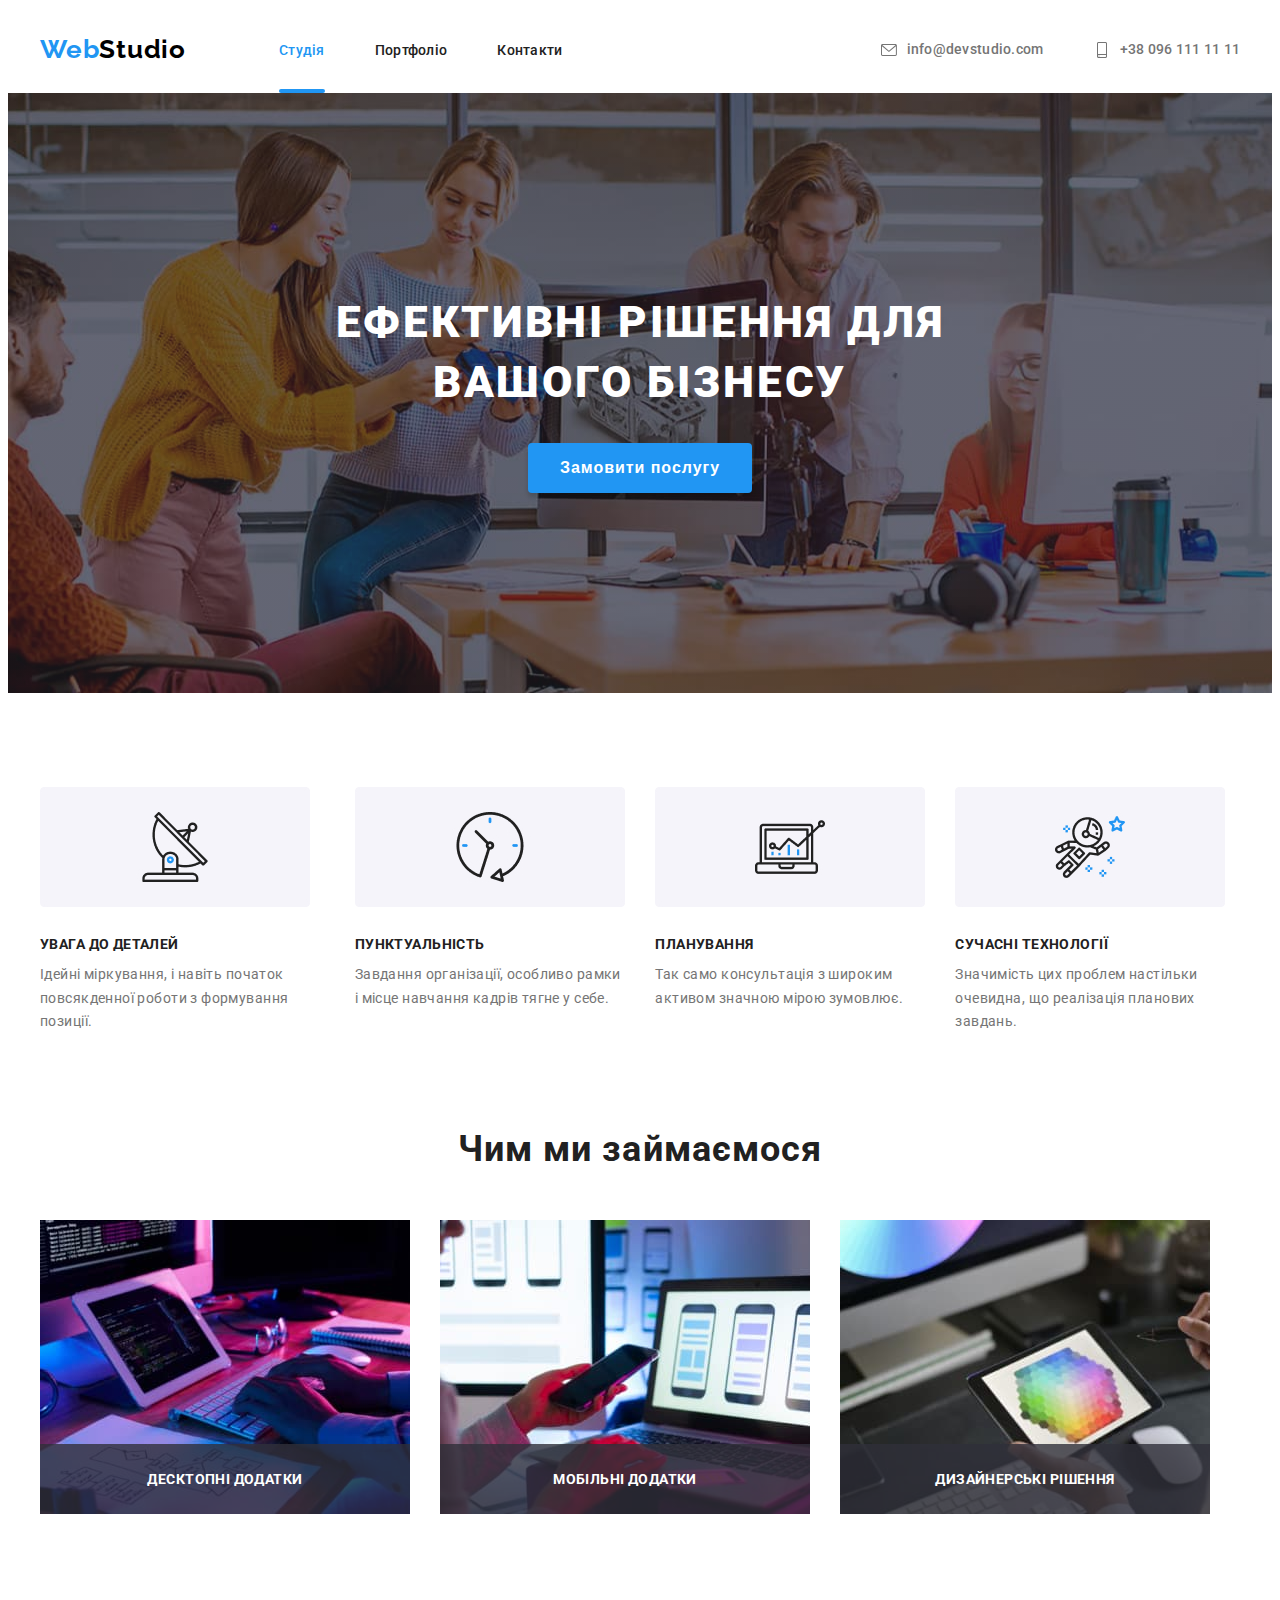
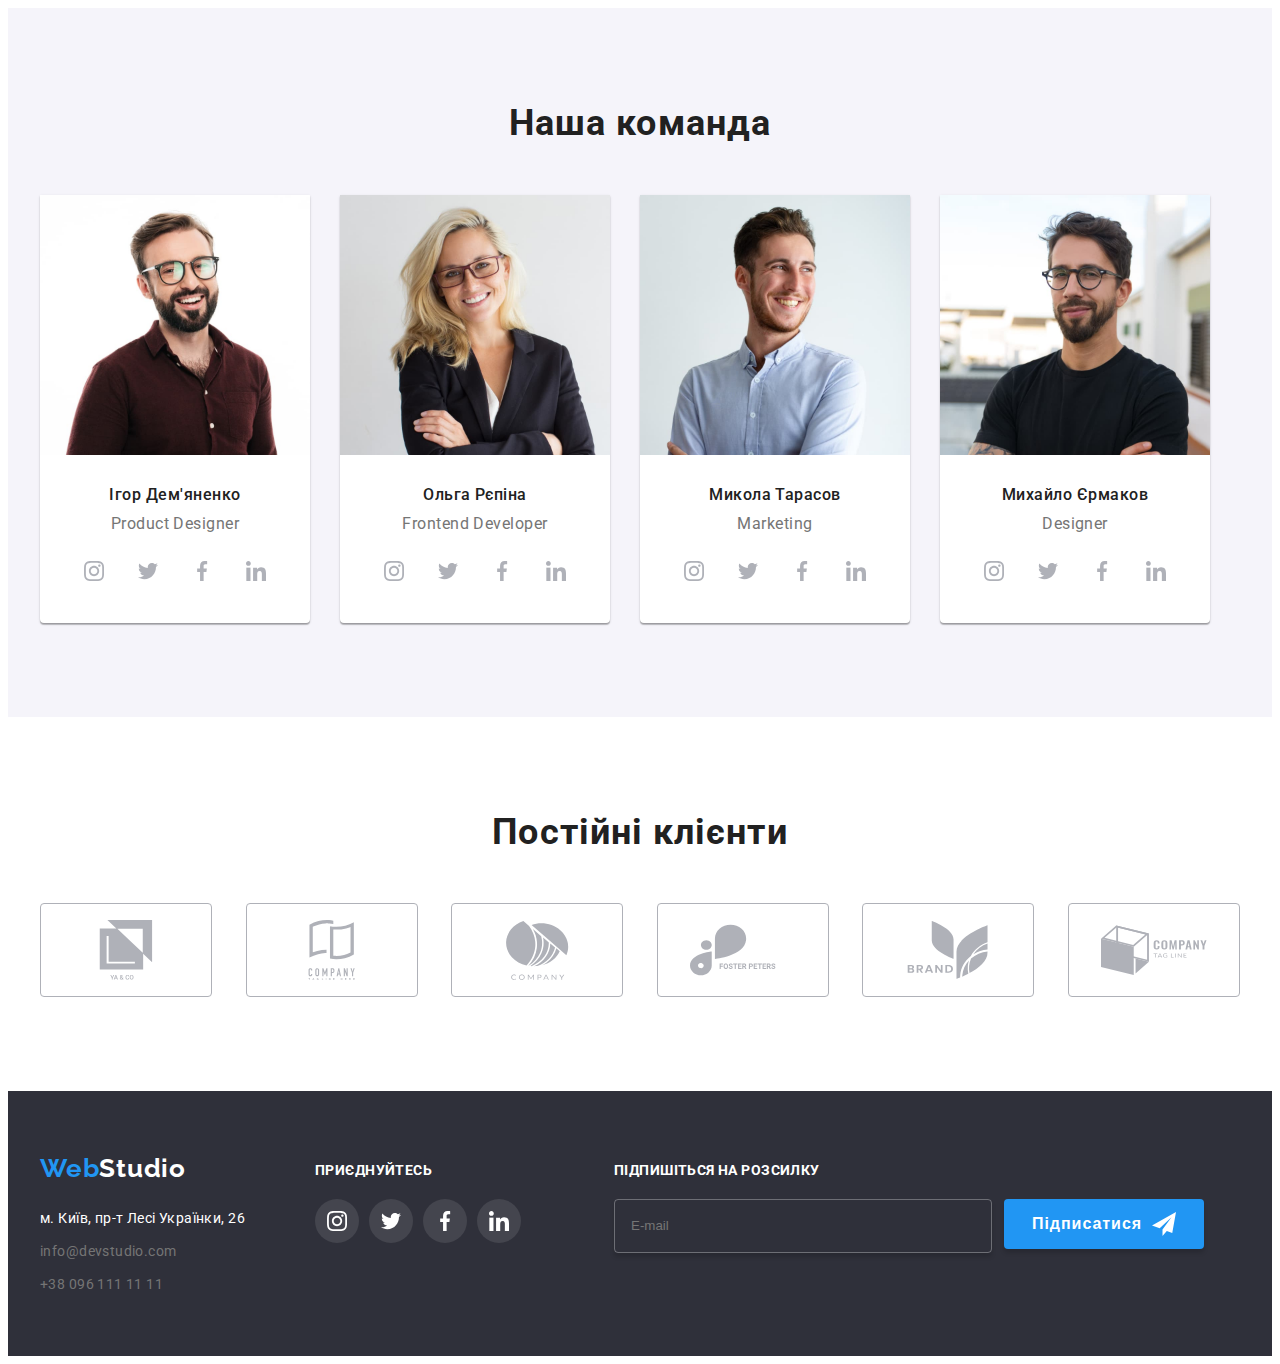
<file: index.html>
<!DOCTYPE html>
<html lang="en">
<head>
    <meta charset="UTF-8">
    <meta name="viewport" content="width=device-width, initial-scale=1.0">
    <title>Головна</title>
    <link rel="stylesheet" href="https://cdnjs.cloudflare.com/ajax/libs/modern-normalize/2.0.0/modern-normalize.min.css" integrity="sha512-4xo8blKMVCiXpTaLzQSLSw3KFOVPWhm/TRtuPVc4WG6kUgjH6J03IBuG7JZPkcWMxJ5huwaBpOpnwYElP/m6wg==" crossorigin="anonymous" referrerpolicy="no-referrer" />
    <link rel="preconnect" href="https://fonts.googleapis.com">
    <link rel="preconnect" href="https://fonts.gstatic.com" crossorigin>
    <link href="https://fonts.googleapis.com/css2?family=Raleway:ital,wght@0,100..900;1,100..900&family=Roboto:ital,wght@0,100;0,300;0,400;0,500;0,700;0,900;1,100;1,300;1,400;1,500;1,700;1,900&display=swap" rel="stylesheet">
    <link rel="stylesheet" href="./css/styles.css">
</head>
<body>
    <header class="header">
        <div class="container">
        <div class="header-navigation">
        <a href="./index.html" class="logo"><span class="logo-header1">Web</span><span class="logo-header2">Studio</span></a>
        <nav class="header-list">
            <ul class="header-items">
                <li class="header-item"><a href="./index.html" class="header-nav header-nav-golovna">Студія</a></li>
                <li class="header-item"><a href="./pages/portfolio.html" class="header-nav">Портфоліо</a></li>
                <li class="header-item"><a href="#" class="header-nav">Контакти</a></li>
            </ul>
        </nav>
        </div>
        <ul class="header-roster">
            <li class="roster-item"><a href="mailto:info@devstudio.com" class="roster-link"><svg class="roster-img">
                <use href="./img/symbol-defs.svg#icon-mail"></use>
            </svg>info@devstudio.com</a></li>  
            <li class="roster-item"><a href="tel:+380961111111" class="roster-link"><svg class="roster-img">
                <use href="./img/symbol-defs.svg#icon-smartphone"></use>
            </svg><span class="roster-span">+38 096 111 11 11</span></a></li>
        </ul>
        </div>
    </header>
    <main>
        <!-- Ефективні рішення -->
        <section class="decision">
            <div class="container">
            <h1 class="decision-title">Ефективні рішення для вашого бізнесу</h1>
            <button type="button" class="decision-btn" data-modal-open>Замовити послугу</button>
            </div>
        </section>
        <!-- Ми -->
        <section class="we">
            <div class="container">
            <ul class="we-items">
                <li class="we-item">
                    <h2 class="we-title">УВАГА ДО ДЕТАЛЕЙ</h2>
                    <p class="we-subtitle">Ідейні міркування, і навіть початок повсякденної роботи з формування позиції.</p>
                </li>
                <li class="we-item">
                    <h2 class="we-title">ПУНКТУАЛЬНІСТЬ</h2>
                    <p class="we-subtitle">Завдання організації, особливо рамки і місце навчання кадрів тягне у себе.</p>
                </li>
                <li class="we-item">
                    <h2 class="we-title">ПЛАНУВАННЯ</h2>
                    <p class="we-subtitle">Так само консультація з широким активом значною мірою зумовлює.</p>
                </li>
                <li class="we-item">
                    <h2 class="we-title">СУЧАСНІ ТЕХНОЛОГІЇ</h2>
                    <p class="we-subtitle">Значимість цих проблем настільки очевидна, що реалізація планових завдань.</p>
                </li>
            </ul>
        </div>
        </section>
        <!-- Чим ми займаємося -->
        <section class="make">
            <div class="container">
            <h2 class="make-title">Чим ми займаємося</h2>
            <ul class="make-items">
                <li class="make-item">
                    <img src="./img/computer.jpg" alt="Програмування" class="make-img">
                    <h2 class="make-text">Десктопні додатки</h2>
                </li>
                <li class="make-item">
                    <img src="./img/laptop.jpg" alt="Вибирати дизайн сайту" class="make-img">
                    <h2 class="make-text">Мобільні додатки</h2>
                </li>
                <li class="make-item">
                    <img src="./img/planshet.jpg" alt="Підбір кольорів на планшеті" class="make-img">
                    <h2 class="make-text">Дизайнерські рішення</h2>
                </li>
            </ul>
        </div>
        </section>
        <!-- Наша команда -->
        <section class="team">
            <div class="container">
            <h2 class="team-title">Наша команда</h2>
            <ul class="team-items">
                <li class="team-item">
                    <img src="./img/igor_demyanenko.jpg" alt="Ігор Дем'яненко" class="team-img">
                    <div class="box-team-item">
                    <h3 class="team-heading">Ігор Дем'яненко</h3>
                    <p class="team-text">Product Designer</p>
                    </div>
                    <ul class="team-list">
                        <li class="team-element">
                            <a href="https://www.instagram.com/" target="_blank" class="team-element-link">
                            <svg class="team-element-img">
                                <use href="./img/symbol-defs.svg#icon-instagram"></use>
                            </svg>
                            </a>
                        </li>
                        <li class="team-element">
                            <a href="https://x.com/" target="_blank" class="team-element-link">
                            <svg class="team-element-img">
                                <use href="./img/symbol-defs.svg#icon-twitter"></use>
                            </svg>
                            </a>
                        </li>
                        <li class="team-element">
                            <a href="https://www.facebook.com/" target="_blank" class="team-element-link">
                            <svg class="team-element-img">
                                <use href="./img/symbol-defs.svg#icon-facebook"></use>
                            </svg>
                            </a>
                        </li>
                        <li class="team-element">
                            <a href="https://www.linkedin.com/" target="_blank" class="team-element-link">
                            <svg class="team-element-img">
                                <use href="./img/symbol-defs.svg#icon-linkedin"></use>
                            </svg>
                            </a>
                        </li>
                    </ul>
                </li>
                <li class="team-item">
                    <img src="./img/olga_repina.jpg" alt="Ольга Рєпіна" class="team-img">
                    <div class="box-team-item">
                    <h3 class="team-heading">Ольга Рєпіна</h3>
                    <p class="team-text">Frontend Developer</p>
                    </div>
                    <ul class="team-list">
                        <li class="team-element">
                            <a href="https://www.instagram.com/" target="_blank" class="team-element-link">
                            <svg class="team-element-img">
                                <use href="./img/symbol-defs.svg#icon-instagram"></use>
                            </svg>
                            </a>
                        </li>
                        <li class="team-element">
                            <a href="https://x.com/" target="_blank" class="team-element-link">
                            <svg class="team-element-img">
                                <use href="./img/symbol-defs.svg#icon-twitter"></use>
                            </svg>
                            </a>
                        </li>
                        <li class="team-element">
                            <a href="https://www.facebook.com/" target="_blank" class="team-element-link">
                            <svg class="team-element-img">
                                <use href="./img/symbol-defs.svg#icon-facebook"></use>
                            </svg>
                            </a>
                        </li>
                        <li class="team-element">
                            <a href="https://www.linkedin.com/" target="_blank" class="team-element-link">
                            <svg class="team-element-img">
                                <use href="./img/symbol-defs.svg#icon-linkedin"></use>
                            </svg>
                            </a>
                        </li>
                    </ul>
                </li>
                <li class="team-item">
                    <img src="./img/mykola_tarasov.jpg" alt="Микола Тарасов" class="team-img">
                    <div class="box-team-item">
                    <h3 class="team-heading">Микола Тарасов</h3>
                    <p class="team-text">Marketing</p>
                    </div>
                    <ul class="team-list">
                        <li class="team-element">
                            <a href="https://www.instagram.com/" target="_blank" class="team-element-link">
                            <svg class="team-element-img">
                                <use href="./img/symbol-defs.svg#icon-instagram"></use>
                            </svg>
                            </a>
                        </li>
                        <li class="team-element">
                            <a href="https://x.com/" target="_blank" class="team-element-link">
                            <svg class="team-element-img">
                                <use href="./img/symbol-defs.svg#icon-twitter"></use>
                            </svg>
                            </a>
                        </li>
                        <li class="team-element">
                            <a href="https://www.facebook.com/" target="_blank" class="team-element-link">
                            <svg class="team-element-img">
                                <use href="./img/symbol-defs.svg#icon-facebook"></use>
                            </svg>
                            </a>
                        </li>
                        <li class="team-element">
                            <a href="https://www.linkedin.com/" target="_blank" class="team-element-link">
                            <svg class="team-element-img">
                                <use href="./img/symbol-defs.svg#icon-linkedin"></use>
                            </svg>
                            </a>
                        </li>
                    </ul>
                </li>
                <li class="team-item">
                    <img src="./img/Michaylo_ermakov.jpg" alt="Михайло Єрмаков" class="team-img">
                    <div class="box-team-item">
                    <h3 class="team-heading">Михайло Єрмаков</h3>
                    <p class="team-text">Designer</p>
                    </div>
                    <ul class="team-list">
                        <li class="team-element">
                            <a href="https://www.instagram.com/" target="_blank" class="team-element-link">
                            <svg class="team-element-img">
                                <use href="./img/symbol-defs.svg#icon-instagram"></use>
                            </svg>
                            </a>
                        </li>
                        <li class="team-element">
                            <a href="https://x.com/" target="_blank" class="team-element-link">
                            <svg class="team-element-img">
                                <use href="./img/symbol-defs.svg#icon-twitter"></use>
                            </svg>
                            </a>
                        </li>
                        <li class="team-element">
                            <a href="#" target="_blank" class="team-element-link">
                            <svg class="team-element-img">
                                <use href="./img/symbol-defs.svg#icon-facebook"></use>
                            </svg>
                            </a>
                        </li>
                        <li class="team-element">
                            <a href="#" target="_blank" class="team-element-link">
                            <svg class="team-element-img">
                                <use href="./img/symbol-defs.svg#icon-linkedin"></use>
                            </svg>
                            </a>
                        </li>
                    </ul>
                </li>
            </ul>
        </div>
        </section>
        <section class="clients">
            <div class="container">
                <h2 class="clients-title">Постійні клієнти</h2>
                <ul class="clients-items">
                    <li class="clients-item">
                    <a href="https://www.google.com/" target="_blank" class="clients-link">
                        <svg class="clients-img">
                            <use href="./img/symbol-defs.svg#icon-ya-co"></use>
                        </svg>
                    </a>
                    </li>
                    <li class="clients-item">
                    <a href="https://www.google.com/" target="_blank" class="clients-link">
                        <svg class="clients-img">
                            <use href="./img/symbol-defs.svg#icon-company-book "></use>
                        </svg>
                    </a>
                    </li>
                    <li class="clients-item">
                    <a href="https://www.google.com/" target="_blank" class="clients-link">
                        <svg class="clients-img">
                            <use href="./img/symbol-defs.svg#icon-company"></use>
                        </svg>
                    </a>
                    </li>
                    <li class="clients-item">
                    <a href="https://www.google.com/" target="_blank" class="clients-link">
                        <svg class="clients-img">
                            <use href="./img/symbol-defs.svg#icon-faster"></use>
                        </svg>
                    </a>
                    </li>
                    <li class="clients-item">
                    <a href="https://www.google.com/" target="_blank" class="clients-link">
                        <svg class="clients-img">
                            <use href="./img/symbol-defs.svg#icon-brand"></use>
                        </svg>
                    </a>
                    </li>
                    <li class="clients-item">
                    <a href="https://www.google.com/" target="_blank" class="clients-link">
                        <svg class="clients-img">
                            <use href="./img/symbol-defs.svg#icon-company-cube"></use>
                        </svg>
                    </a>
                    </li>
                </ul>
            </div>
        </section>
    </main>
    <footer class="footer">
        <div class="container">
        <div class="footer-address-box">
        <a href="./index.html" class="footer-logo"><span class="logo-footer1">Web</span><span class="logo-footer2">Studio</span></a>
        <address class="footer-address">
        <ul class="footer-items">
            <li class="footer-item"><a href="https://www.google.com/maps/d/u/0/viewer?mid=10uSM3H-mIU3GznYo2szRIEphczw&hl=en_US&ll=50.42732700000004%2C30.538092&z=17" target="_blank" class="footer-address footer-link-white">м. Київ, пр-т Лесі Українки, 26</a></li>
            <li class="footer-item"><a href="mailto:info@devstudio.com" class="footer-link">info@devstudio.com</a></li>  
            <li class="footer-item"><a href="tel:+380961111111" class="footer-link">+38 096 111 11 11</a></li>
        </ul>
        </address>
        </div>
        <div class="footer-networks">
        <h2 class="footer-title">приєднуйтесь</h2>
        <ul class="footer-list">
            <li class="footer-element">
                <a href="https://www.instagram.com/" target="_blank" class="footer-element-link">
                    <svg class="footer-element-img">
                        <use href="./img/symbol-defs.svg#icon-instagram"></use>
                    </svg>
                </a>
            </li>
            <li class="footer-element">
                <a href="https://x.com/" target="_blank" class="footer-element-link">
                    <svg class="footer-element-img">
                        <use href="./img/symbol-defs.svg#icon-twitter"></use>
                    </svg>
                </a>
            </li>
            <li class="footer-element">
                <a href="https://www.facebook.com/" target="_blank" class="footer-element-link">
                    <svg class="footer-element-img">
                        <use href="./img/symbol-defs.svg#icon-facebook"></use>
                    </svg>
                </a>
            </li>
            <li class="footer-element">
                <a href="https://www.linkedin.com/" target="_blank" class="footer-element-link">
                    <svg class="footer-element-img">
                        <use href="./img/symbol-defs.svg#icon-linkedin"></use>
                    </svg>
                </a>
            </li>
        </ul>
        </div>
        <div class="mailing">
            <form class="mailing-form">
                <div class="mailing-box">
                <label for="mailing" class="mailing-signature">Підпишіться на розсилку</label>
                <input type="email" id="mailing" class="mailing-input" required pattern="[a-z0-9._%+-]+@[a-z0-9.-]+\.[a-z]{2,}$"
                title="Будь ласка, введіть коректну електронну адресу." placeholder="E-mail">
                </div>
                <button class="mailing-btn">
                    Підписатися
                <svg class="mailing-img">
                    <use href="./img/symbol-defs.svg#icon-send"></use>
                </svg>
                </button>
            </form>
        </div>
        </div>
    </footer>
    <div class="backdrop is-hidden" data-modal>
        <div class="modal">
            <form class="modal-form">
                <h2 class="modal-title">Залиште свої дані, ми вам передзвонимо</h2>
                <label for="name" class="modal-signature">Ім'я</label>
                <div class="input-box">
                <input type="text" id="name" class="modal-input" required placeholder="Антон">
                <svg class="input-img">
                    <use href="./img/symbol-defs.svg#icon-person-modal"></use>
                </svg>
                </div>
                <label for="tel" class="modal-signature">Телефон</label>
                <div class="input-box">
                <input type="text" id="tel" class="modal-input" placeholder="+380 XX XXX XXXX"
                pattern="\+380[0-9]{9}" 
                title="Введіть номер у форматі: +380XXXXXXXXX" required>
                <svg class="input-img">
                    <use href="./img/symbol-defs.svg#icon-phone-modal"></use>
                </svg>   
                </div>
                <label for="mail" class="modal-signature">Пошта</label>
                <div class="input-box">
                <input type="email" id="mail" class="modal-input" required pattern="[a-z0-9._%+-]+@[a-z0-9.-]+\.[a-z]{2,}$"
                title="Будь ласка, введіть коректну електронну адресу." placeholder="qwerty@web.studio">
                <svg class="input-img">
                    <use href="./img/symbol-defs.svg#icon-mail-modal"></use>
                </svg>
                </div>
                <label for="comment" class="modal-signature">Коментар</label>
                <textarea name="" id="comment" class="modal-textarea" placeholder="Введіть текст"></textarea>
                <label class="modal-chek-label">
                    <input type="checkbox" class="modal-chekbox" required>
                    <span class="modal-text">Погоджуюся з розсилкою та приймаю </span>
                    <a href="https://www.google.com/search?q=%D0%A3%D0%BC%D0%BE%D0%B2%D0%B8+%D0%B4%D0%BE%D0%B3%D0%BE%D0%B2%D0%BE%D1%80%D1%83&rlz=1C1CHBD_enDE1113DE1113&oq=%D0%A3%D0%BC%D0%BE%D0%B2%D0%B8+%D0%B4%D0%BE%D0%B3%D0%BE%D0%B2%D0%BE%D1%80%D1%83&gs_lcrp=EgZjaHJvbWUyCQgAEEUYORiABDIHCAEQABiABDIHCAIQABiABDIHCAMQABiABDIHCAQQABiABDIHCAUQABiABDIHCAYQABiABDIHCAcQABiABDIHCAgQABiABDIHCAkQABiABNIBCDU0NDZqMGo3qAIAsAIA&sourceid=chrome&ie=UTF-8" class="modal-link" target="_blank">Умови договору</a>
                </label>
                <button type="submit" class="modal-btn">Відправити</button>
            </form>
        <button class="modal-close-btn" data-modal-close>
            <svg class="modal-close-img">
                <use href="./img/symbol-defs.svg#icon-close"></use>
            </svg>
        </button>
      </div>
    </div>
    <script src="./js/modal.js"></script>
</body>
</html>
</file>
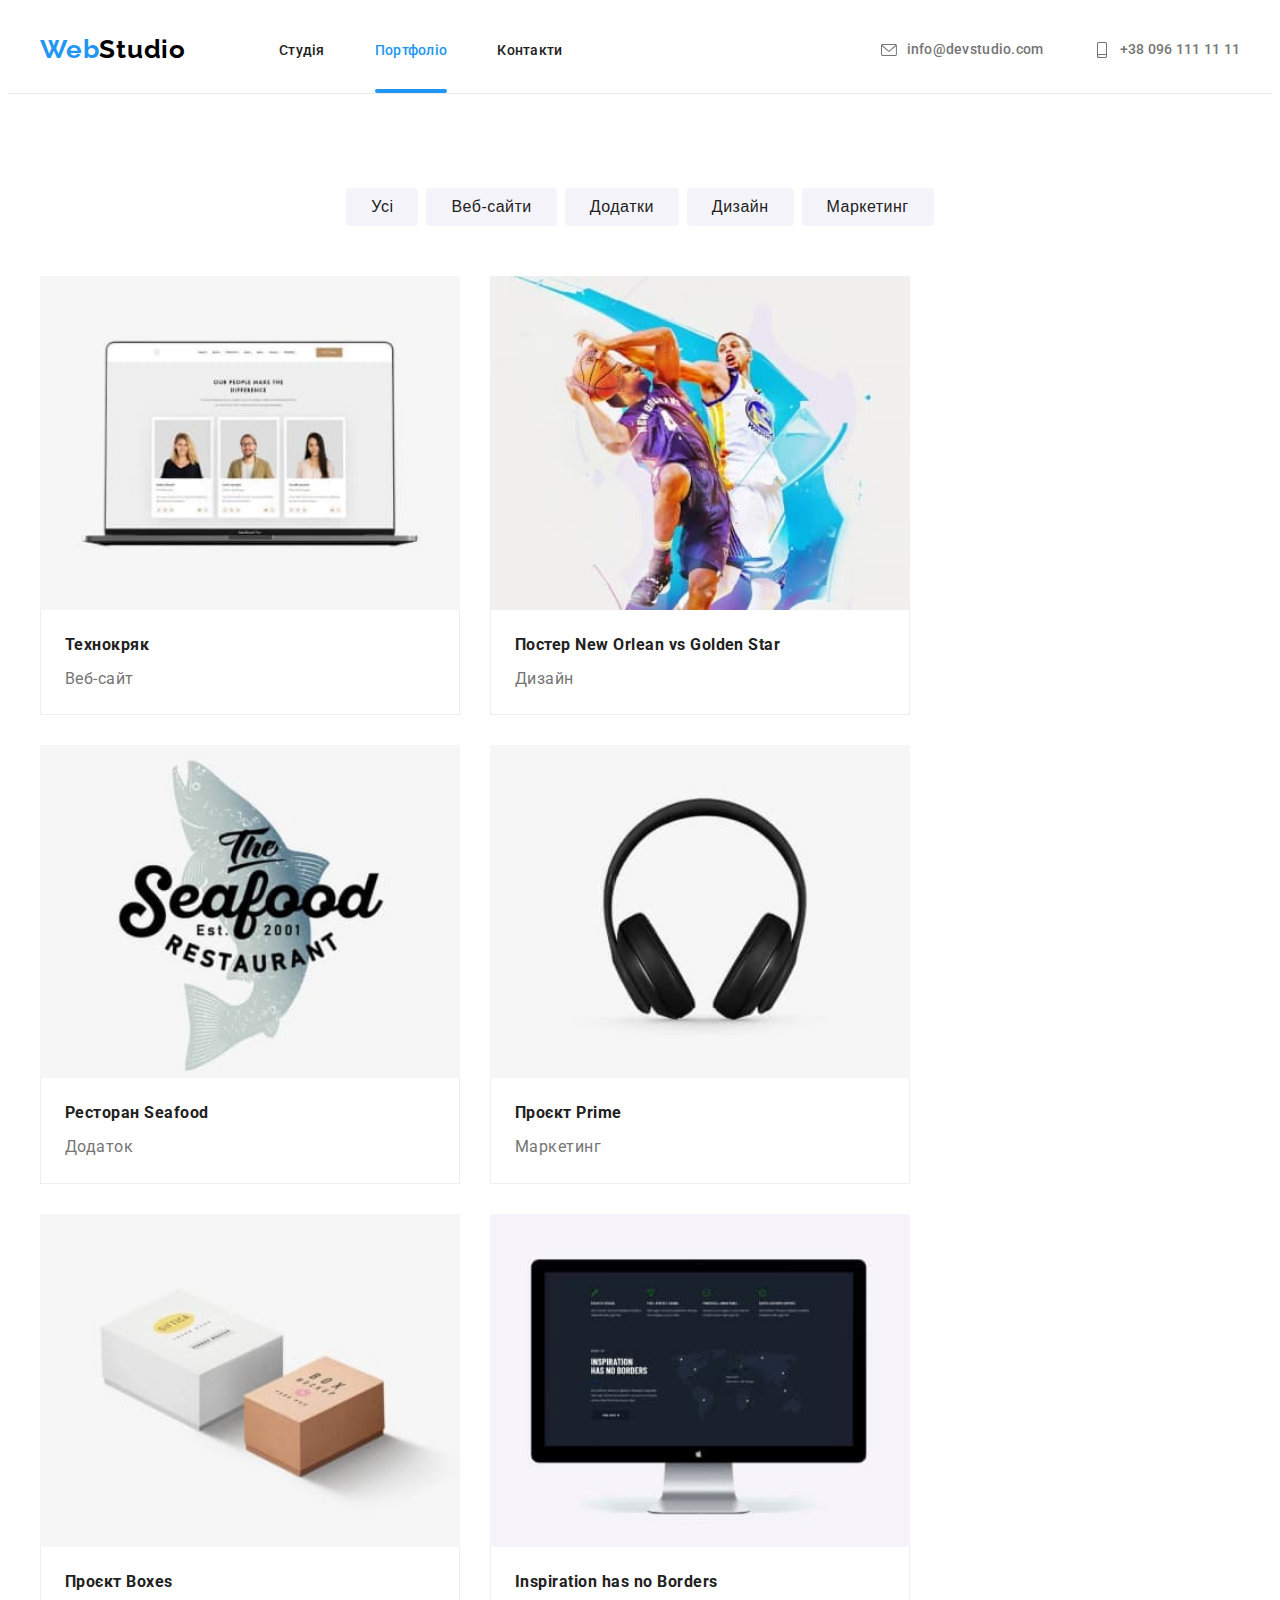
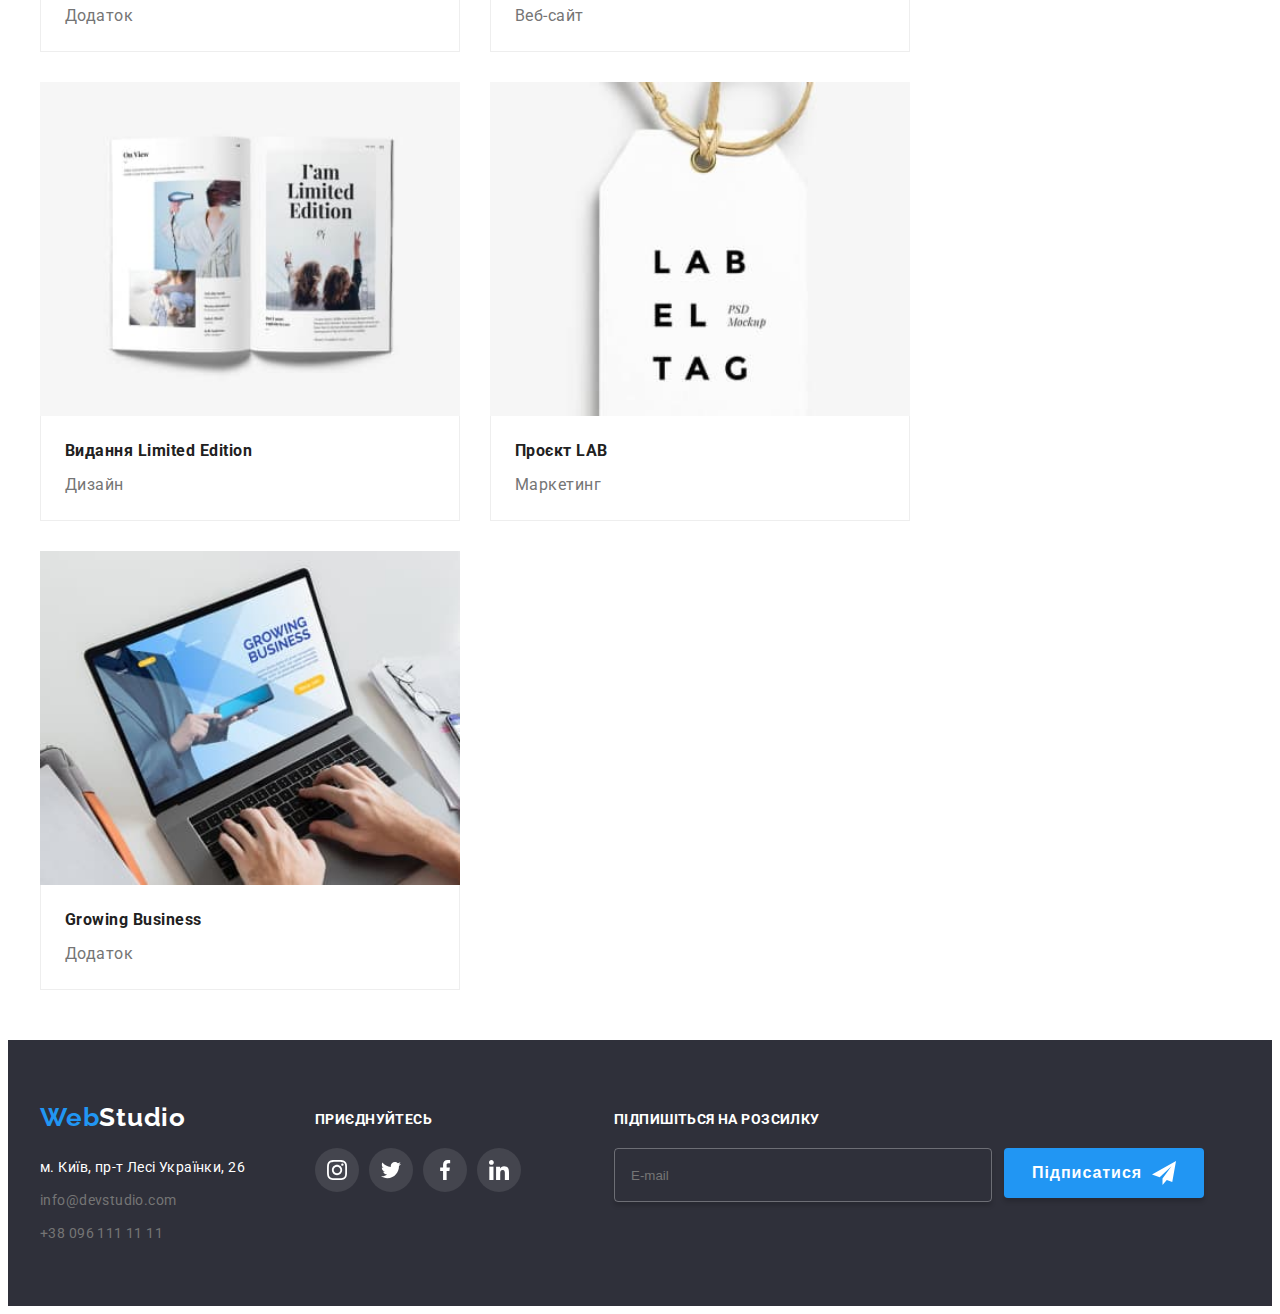
<file: pages/portfolio.html>
<!DOCTYPE html>
<html lang="en">
  <head>
    <meta charset="UTF-8" />
    <meta name="viewport" content="width=device-width, initial-scale=1.0" />
    <title>Портфоліо</title>
    <link rel="stylesheet" href="https://cdnjs.cloudflare.com/ajax/libs/modern-normalize/2.0.0/modern-normalize.min.css" integrity="sha512-4xo8blKMVCiXpTaLzQSLSw3KFOVPWhm/TRtuPVc4WG6kUgjH6J03IBuG7JZPkcWMxJ5huwaBpOpnwYElP/m6wg==" crossorigin="anonymous" referrerpolicy="no-referrer" />
    <link rel="preconnect" href="https://fonts.googleapis.com">
    <link rel="preconnect" href="https://fonts.gstatic.com" crossorigin>
    <link href="https://fonts.googleapis.com/css2?family=Raleway:ital,wght@0,100..900;1,100..900&family=Roboto:ital,wght@0,100;0,300;0,400;0,500;0,700;0,900;1,100;1,300;1,400;1,500;1,700;1,900&display=swap" rel="stylesheet">
    <link rel="stylesheet" href="../css/styles.css">
  </head>
  <body>
    <header class="header header-portfolio">
      <div class="container">
      <a href="../index.html" class="logo"><span class="logo-header1">Web</span><span class="logo-header2">Studio</span></a>
  <div class="header-navigation">
      <nav class="header-list">
          <ul class="header-items">
              <li class="header-item"><a href="../index.html" class="header-nav">Студія</a></li>
              <li class="header-item"><a href="./portfolio.html" class="header-nav header-nav-portfolio">Портфоліо</a></li>
              <li class="header-item"><a href="#" class="header-nav">Контакти</a></li>
          </ul>
      </nav>
      <ul class="header-roster">
          <li class="roster-item"><a href="mailto:info@devstudio.com" class="roster-link"><svg class="roster-img">
            <use href="../img/symbol-defs.svg#icon-mail"></use>
        </svg>info@devstudio.com</a></li>  
          <li class="roster-item"><a href="tel:+380961111111" class="roster-link"><svg class="roster-img">
            <use href="../img/symbol-defs.svg#icon-smartphone"></use>
        </svg><span class="roster-span">+38 096 111 11 11</span></a></li>
      </ul>
     </div>
      </div>
  </header>
    <main>
        <!-- Секція товари -->
      <section class="goods">
        <div class="container">
        <ul class="goods-list">
          <li class="goods-referral"><button type="button" class="goods-btn">Усі</button></li>
          <li class="goods-referral"><button type="button" class="goods-btn">Веб-сайти</button></li>
          <li class="goods-referral"><button type="button" class="goods-btn">Додатки</button></li>
          <li class="goods-referral"><button type="button" class="goods-btn">Дизайн</button></li>
          <li class="goods-referral"><button type="button" class="goods-btn">Маркетинг</button></li>
        </ul>
        <ul class="goods-items">
          <li class="goods-item">
            <a href="#" class="goods-link">
            <img src="../img/techno_kryak.jpg" alt="Ноутбук" class="goods-img"/>
            <div class="goods-opacity"><p class="goods-opacity-text">Ресурс пропонує комплексні пропозиції з різним рівнем функціоналу та сервісів. Все це дозволить відвідувачу отримати вичерпні відомості про компанію чи приватну особу.</p></div>
            <div class="goods-box">
            <h2 class="goods-caption">Технокряк</h2>
            <p class="goods-text">Веб-сайт</p>
          </div>
          </a>
          </li>
          <li class="goods-item">
            <a href="#" class="goods-link">
            <img src="../img/basket_ball.jpg" alt="Баскетбол" class="goods-img"/>
            <div class="goods-opacity"><p class="goods-opacity-text">Ресурс пропонує комплексні пропозиції з різним рівнем функціоналу та сервісів. Все це дозволить відвідувачу отримати вичерпні відомості про компанію чи приватну особу.</p></div>
            <div class="goods-box">
            <h2 class="goods-caption">Постер New Orlean vs Golden Star</h2>
            <p class="goods-text">Дизайн</p>
          </div>
        </a>
          </li>
          <li class="goods-item">
            <a href="#" class="goods-link">
            <img src="../img/image_restaurant.jpg" alt="Значок ресторану" class="goods-img"/>
            <div class="goods-opacity"><p class="goods-opacity-text">Ресурс пропонує комплексні пропозиції з різним рівнем функціоналу та сервісів. Все це дозволить відвідувачу отримати вичерпні відомості про компанію чи приватну особу.</p></div>
            <div class="goods-box">
            <h2 class="goods-caption">Ресторан Seafood</h2>
            <p class="goods-text">Додаток</p>
          </div>
        </a>
          </li>
          <li class="goods-item">
            <a href="#" class="goods-link">
            <img src="../img/headphones.jpg" alt="Навушники" class="goods-img"/>
            <div class="goods-opacity"><p class="goods-opacity-text">Ресурс пропонує комплексні пропозиції з різним рівнем функціоналу та сервісів. Все це дозволить відвідувачу отримати вичерпні відомості про компанію чи приватну особу.</p></div>
            <div class="goods-box">
            <h2 class="goods-caption">Проєкт Prime</h2>
            <p class="goods-text">Маркетинг</p>
          </div>
        </a>
          </li>
          <li class="goods-item">
            <a href="#" class="goods-link">
            <img src="../img/boxes.jpg" alt="Коробки" class="goods-img"/>
            <div class="goods-opacity"><p class="goods-opacity-text">Ресурс пропонує комплексні пропозиції з різним рівнем функціоналу та сервісів. Все це дозволить відвідувачу отримати вичерпні відомості про компанію чи приватну особу.</p></div>
            <div class="goods-box">
            <h2 class="goods-caption">Проєкт Boxes</h2>
            <p class="goods-text">Додаток</p>
          </div>
        </a>
          </li>
          <li class="goods-item">
            <a href="#" class="goods-link">
            <img src="../img/monitor.jpg" alt="Монітор" class="goods-img"/>
            <div class="goods-opacity"><p class="goods-opacity-text">Ресурс пропонує комплексні пропозиції з різним рівнем функціоналу та сервісів. Все це дозволить відвідувачу отримати вичерпні відомості про компанію чи приватну особу.</p></div>
            <div class="goods-box">
            <h2 class="goods-caption">Inspiration has no Borders</h2>
            <p class="goods-text">Веб-сайт</p>
          </div>
        </a>
          </li>
          <li class="goods-item">
            <a href="#" class="goods-link">
            <img src="../img/book.jpg" alt="Книжка"  class="goods-img"/>
            <div class="goods-opacity"><p class="goods-opacity-text">Ресурс пропонує комплексні пропозиції з різним рівнем функціоналу та сервісів. Все це дозволить відвідувачу отримати вичерпні відомості про компанію чи приватну особу.</p></div>
            <div class="goods-box">
            <h2 class="goods-caption">Видання Limited Edition</h2>
            <p class="goods-text">Дизайн</p>
          </div>
        </a>
          </li>
          <li class="goods-item">
            <a href="#" class="goods-link">
            <img src="../img/lab_el_tag.jpg" alt="Значок ресторану"  class="goods-img"/>
            <div class="goods-opacity"><p class="goods-opacity-text">Ресурс пропонує комплексні пропозиції з різним рівнем функціоналу та сервісів. Все це дозволить відвідувачу отримати вичерпні відомості про компанію чи приватну особу.</p></div>
            <div class="goods-box">
            <h2 class="goods-caption">Проєкт LAB</h2>
            <p class="goods-text">Маркетинг</p>
          </div>
        </a>
          </li>
          <li class="goods-item">
            <a href="#" class="goods-link">
            <img src="../img/work_on_a_laptop.jpg" alt="Ноутбук"  class="goods-img"/>
            <div class="goods-opacity"><p class="goods-opacity-text">Ресурс пропонує комплексні пропозиції з різним рівнем функціоналу та сервісів. Все це дозволить відвідувачу отримати вичерпні відомості про компанію чи приватну особу.</p></div>
            <div class="goods-box">
            <h2 class="goods-caption">Growing Business</h2>
            <p class="goods-text">Додаток</p>
          </div>
        </a>
          </li>
        </ul>
      </div>
      </section>
    </main>
    <footer class="footer">
      <div class="container">
      <div class="footer-address-box">
      <a href="./index.html" class="footer-logo"><span class="logo-footer1">Web</span><span class="logo-footer2">Studio</span></a>
      <address class="footer-address">
      <ul class="footer-items">
          <li class="footer-item"><a href="https://www.google.com/maps/d/u/0/viewer?mid=10uSM3H-mIU3GznYo2szRIEphczw&hl=en_US&ll=50.42732700000004%2C30.538092&z=17" target="_blank" class="footer-address footer-link-white">м. Київ, пр-т Лесі Українки, 26</a></li>
          <li class="footer-item"><a href="mailto:info@devstudio.com" class="footer-link">info@devstudio.com</a></li>  
          <li class="footer-item"><a href="tel:+380961111111" class="footer-link">+38 096 111 11 11</a></li>
      </ul>
      </address>
      </div>
      <div class="footer-networks">
      <h2 class="footer-title">приєднуйтесь</h2>
      <ul class="footer-list">
          <li class="footer-element">
              <a href="https://www.instagram.com/" target="_blank" class="footer-element-link">
                  <svg class="footer-element-img">
                      <use href="../img/symbol-defs.svg#icon-instagram"></use>
                  </svg>
              </a>
          </li>
          <li class="footer-element">
              <a href="https://x.com/" target="_blank" class="footer-element-link">
                  <svg class="footer-element-img">
                      <use href="../img/symbol-defs.svg#icon-twitter"></use>
                  </svg>
              </a>
          </li>
          <li class="footer-element">
              <a href="https://www.facebook.com/" target="_blank" class="footer-element-link">
                  <svg class="footer-element-img">
                      <use href="../img/symbol-defs.svg#icon-facebook"></use>
                  </svg>
              </a>
          </li>
          <li class="footer-element">
              <a href="https://www.linkedin.com/" target="_blank" class="footer-element-link">
                  <svg class="footer-element-img">
                      <use href="../img/symbol-defs.svg#icon-linkedin"></use>
                  </svg>
              </a>
          </li>
      </ul>
      </div>
      <div class="mailing">
        <form class="mailing-form">
            <div class="mailing-box">
            <label for="mailing" class="mailing-signature">Підпишіться на розсилку</label>
            <input type="email" id="mailing" class="mailing-input" required pattern="[a-z0-9._%+-]+@[a-z0-9.-]+\.[a-z]{2,}$"
            title="Будь ласка, введіть коректну електронну адресу." placeholder="E-mail">
            </div>
            <button class="mailing-btn">
                Підписатися
            <svg class="mailing-img">
                <use href="../img/symbol-defs.svg#icon-send"></use>
            </svg>
            </button>
        </form>
    </div>
      </div>
  </footer>
  </body>
</html>
</file>
<file: css/styles.css>
:root {
    --accent-color: #2196F3;
    --logo-color: #000000;
    --title-color: #FFFFFF;
    --desk-color: #757575;
    --color: #212121;
    --background-color1: #F5F4FA;
    --background-color: #2F303A;
    --border-color: #EEE;
    --border-portfolio: #ECECEC;
    --clients-border: #AFB1B8;
    --footer-border-color: #44454e;
    --modal-color: #212121;
    --modal-border-color: #d3d3d3;
    --modal-placehorlder: #bababa; 
    --modal-btn: #188CE8;
}
/* font-family: "Raleway", sans-serif; */
/* font-family: "Roboto", sans-serif; */

h1, h2, h3, h4, h5, h6, p {
    margin: 0;
}

ul {
    list-style: none;
    margin: 0;
    padding: 0;
}

a {
    text-decoration: none;

}

body {
    font-family: "Roboto", sans-serif;
    box-sizing: border-box;
}

img {
    display: block;
}

.container {
    width: 1200px;
    padding: 0 15px; 
    margin: 0 auto; 
}

/* Хедер */

.header{
    padding-top: 24px;
    padding-bottom: 25px;
}

.header-portfolio {
    border-bottom: 1px solid var(--border-portfolio);
}

header > .container {
    display: flex;
}

.logo-header1 {
    color: var(--accent-color);
    font-family: Raleway;
    font-size: 26px;
    font-weight: 700;
    line-height: 1.38;
    letter-spacing: 0.78px;
}

.logo-header2 {
    color: var(--logo-color);
    font-family: Raleway;
    font-size: 26px;
    font-weight: 700;
    line-height: 1.38;
    letter-spacing: 0.78px;
}

.logo {
    margin-right: 93px;
}

.logo:focus {
    outline: none;
}

.header-navigation {
    display: flex;
    align-items: center;
}

.header-items {
    display: flex;
    gap: 50px;
}

.header-item {
    position: relative;
}

.header-nav {
    color: var(--color);
    font-size: 14px;
    font-weight: 500;
    line-height: 1.14;
    letter-spacing: 0.28px;
    transition: 250ms cubic-bezier(0.4, 0, 0.2, 1);
}

.header-nav::after {
    content: '';
    position: absolute;
    bottom: -33.7px;
    left: 0;
    width: 100%;
    height: 4px;
    border-radius: 2px;
    background: var(--accent-color);
    transition: 250ms cubic-bezier(0.4, 0, 0.2, 1);
    opacity: 0;
}

.header-nav-golovna::after, .header-nav-portfolio::after {
    content: '';
    opacity: 1;
}

.header-nav-golovna, .header-nav-portfolio {
    color: var(--accent-color);
}

.header-nav:hover, .header-nav:focus, .header-nav:hover::after, .header-nav:focus::after {
    outline: none;
    opacity: 1;
    color: var(--accent-color);
}

.header-roster {
    display: flex;
    align-items: center;
    gap: 50px;
    margin-left: 318px;
}

.roster-item {
    position: relative;
}

.roster-link {
    display: flex;
    gap: 10px;
    color: var(--desk-color);
    font-size: 14px;
    font-weight: 500;
    line-height: 1.14;
    letter-spacing: 0.28px;
    transition: 250ms cubic-bezier(0.4, 0, 0.2, 1);
}

.roster-link:hover, .roster-link:focus, .roster-link:hover::after, .roster-link:focus::after {
    opacity: 1;
    outline: none;
    color: var(--accent-color);
    .roster-img{
        fill: var(--accent-color);
    }
}

.roster-link::after {
    content: '';
    position: absolute;
    bottom: -35px;
    left: 0;
    width: 100%;
    height: 4px;
    border-radius: 2px;
    background: var(--accent-color);
    transition: 0.2s cubic-bezier(0.39, 0.575, 0.565, 1);
    opacity: 0;
}

.roster-img {
    width: 16px;
    height: 12px;
    margin-top: auto;
    margin-bottom: auto;
    fill: var(--desk-color);
    transition: 250ms cubic-bezier(0.4, 0, 0.2, 1);
}

.roster-item:nth-child(2) > .roster-link > .roster-img {
    height: 16px;
}

.roster-item:nth-child(2) > .roster-link > .roster-span {
    width: 122px;
}

/* Головна */

.decision {
    text-align: center;
    /* background-color: var(--background-color); */
    background-image: linear-gradient(rgba(47, 48, 58, 0.40), rgba(47, 48, 58, 0.40)), url(../img/ofis.jpg);
    background-repeat: no-repeat;
    background-position-x: center;
    background-size: cover;
    padding-top: 200px;
    padding-bottom: 200px;
}

.decision-title {
    width: 696px;
    color: var(--title-color);
    text-align: center;
    font-size: 44px;
    font-weight: 900;
    line-height: 1.36; /* 136.364% */
    letter-spacing: 2.64px;
    text-transform: uppercase;
    margin-bottom: 30px;
    margin-left: auto;
    margin-right: auto;
}

.decision-btn {
    color: var(--title-color);
    font-size: 16px;
    font-weight: 700;
    line-height: 1.88; /* 187.5% */
    letter-spacing: 0.96px;   
    border-radius: 4px;
    background: var(--accent-color);
    box-shadow: 0px 4px 4px 0px rgba(0, 0, 0, 0.15);
    padding-top: 10px;
    padding-bottom: 10px;
    padding-right: 32px;
    padding-left: 32px;
    border: none;
    transition: 250ms cubic-bezier(0.4, 0, 0.2, 1);
}

.decision-btn:hover, .decision-btn:focus {
    outline: none;
    background-color: var(--clients-border);
    color: var(--background-color);
    cursor: pointer;
}

.we {
    padding-top: 94px;
    display: flex;
}

.we-items {
    display: flex;
    gap: 30px;
}

.we-item:nth-child(1):before {
    content: "";
    width: 270px;
    height: 120px;
    flex-shrink: 0;
    display: block;
    border-radius: 4px;
    background-image: url(../img/antena.jpg);
}

.we-item:nth-child(2):before {
    content: "";
    width: 270px;
    height: 120px;
    flex-shrink: 0;
    display: block;
    border-radius: 4px;
    background-image: url(../img/timer.jpg);
}

.we-item:nth-child(3):before {
    content: "";
    width: 270px;
    height: 120px;
    flex-shrink: 0;
    display: block;
    border-radius: 4px;
    background-image: url(../img/planing.jpg);
}

.we-item:nth-child(4):before {
    content: "";
    width: 270px;
    height: 120px;
    flex-shrink: 0;
    display: block;
    border-radius: 4px;
    background-image: url(../img/kosmonaft.jpg);
}

.we-title {
    color: var(--color);
    font-size: 14px;
    font-weight: 700;
    line-height: 1.14;
    letter-spacing: 0.42px;
    text-transform: uppercase;
    margin-bottom: 10px;
    margin-top: 30px;
}

.we-subtitle {
    color: var(--desk-color);
    font-size: 14px;
    font-weight: 400;
    line-height: 1.71; /* 171.429% */
    letter-spacing: 0.42px;
}

.make {
    padding-top: 94px;
    padding-bottom: 94px;
}

.make-title {
    color: var(--color);
    text-align: center;
    font-size: 36px;    
    font-weight: 700;
    line-height: 1.17;
    letter-spacing: 1.08px;
    margin-bottom: 50px;
}

.make-items {
    display: flex;
    gap: 30px;
}

.make-item {
    position: relative;
}

.make-img {
    width: 370px;
    height: 294px;
    flex-shrink: 0;
}

.make-text {
    display: flex;
    justify-content: center;
    align-items: center;
    position: absolute;
    bottom: 0;
    width: 370px;
    height: 70px;
    background-color: rgba(47, 48, 58, 0.80);
    color: var(--title-color);
    text-align: center;
    font-family: Roboto;
    font-size: 14px;
    font-weight: 700;
    line-height: 1.14;
    letter-spacing: 0.42px;
    text-transform: uppercase;
}

.team {
    padding-top: 94px;
    padding-bottom: 94px;
    background-color: var(--background-color1);
}

.team-title {
    color: var(--color);
    text-align: center;
    font-size: 36px;    
    font-weight: 700;
    line-height: 1.17;
    letter-spacing: 1.08px;
    margin-bottom: 50px;
}

.team-item {
    border-radius: 0px 0px 4px 4px;
    box-shadow: 0px 1px 3px 0px rgba(0, 0, 0, 0.12), 0px 1px 1px 0px rgba(0, 0, 0, 0.14), 0px 2px 1px 0px rgba(0, 0, 0, 0.20);
    background-color: var(--title-color);
    padding-bottom: 30px;
}

.box-team-item {
    padding-top: 30px;
    padding-bottom: 16px;
    border-radius: 0px 0px 4px 4px;
}

.team-items {
    display: flex;
    flex-direction: row;
    gap: 30px;
}

.team-img {
    width: 270px;
    height: 260px;
    flex-shrink: 0;
}

.team-heading {
    color: var(--color);
    text-align: center;
    font-size: 16px;
    font-weight: 500;
    line-height: 1.19;
    letter-spacing: 0.48px;
    margin-bottom: 10px;
}

.team-text {
    color: #757575;
    text-align: center;
    font-size: 16px;
    font-weight: 400;
    line-height: 1.19;
    letter-spacing: 0.48px;
}

.team-list {
    display: flex;
    justify-content: center;
    align-items: center;
    gap: 10px;
}

.team-element-link {
    display: flex;
    align-items: center;
    padding: 12px 12px 12px 12px;
    background-color: var(--title-color);
    border-radius: 50%;
    transition: 250ms cubic-bezier(0.4, 0, 0.2, 1);
}

.team-element-link:hover, .team-element-link:focus {
    outline: none;
    background-color: var(--accent-color);
    .team-element-img{
        fill: var(--title-color);
    }
}

.team-element-img {
    width: 20px;
    height: 20px;
    fill: var(--clients-border);
    transition: 250ms cubic-bezier(0.4, 0, 0.2, 1);
}

.clients {
    padding-top: 94px;
    padding-bottom: 94px;
}

.clients-title {
    color: var(--color);
    text-align: center;
    font-size: 36px;
    font-weight: 700;
    line-height: 1.17;
    letter-spacing: 1.08px;
    margin-bottom: 50px;
}

.clients-items {
    display: flex;
    justify-content: space-between;
}

.clients-link {
    display: flex;
    align-items: center;
    justify-content: center;
    border-radius: 4px;
    border: 1px solid var(--clients-border);
    width: 170px;
    height: 92px;
    fill: var(--clients-border);
    transition: 250ms cubic-bezier(0.4, 0, 0.2, 1);
}

.clients-link:hover, .clients-link:focus {
    outline: none;
    fill: var(--accent-color);
    border: 1px solid var(--accent-color);
}


.clients-img {
    width: 106px;
    height: 60px;
}

/* Футер */

.footer {
    background-color: var(--background-color);
    padding-top: 60px;
    padding-bottom: 60px;
}

.logo-footer1 {
    color: var(--accent-color);
    font-family: Raleway;
    font-size: 26px;
    font-weight: 700;
    line-height: 1.38;
    letter-spacing: 0.78px;
}

.logo-footer2 {
    color: var(--title-color);
    font-family: Raleway;
    font-size: 26px;
    font-weight: 700;
    line-height: 1.38;
    letter-spacing: 0.78px;
}

.footer-logo:focus {
    outline: none;
}

.footer > .container {
    display: flex;
}

.footer-address {
    color: var(--title-color);
    font-size: 14px;
    font-weight: 400;
    line-height: 1.71; /* 171.429% */
    letter-spacing: 0.42px;
}

.footer-items {
    margin-top: 20px;
}

.footer-item {
    margin-bottom: 9px;
    font-style: normal;
}

.footer-item:last-child {
    margin-bottom: 0px;
}

.footer-link {
    color: var(--desk-color);
    font-size: 14px;
    font-weight: 400;
    line-height: 1.71; /* 171.429% */
    letter-spacing: 0.42px;
}

.footer-link:focus, .footer-link-white:focus {
    outline: none;
}

.footer-networks {
    padding-top: 12px;
    margin-left: 70px;
}

.footer-title {
    color: var(--title-color);
    font-size: 14px;
    font-weight: 700;
    line-height: 1.14;
    letter-spacing: 0.42px;
    text-transform: uppercase;
    margin-bottom: 20px;
}

.footer-list {
    display: flex;
    gap: 10px;
}

.footer-element-link {
    display: flex;
    align-items: center;
    padding: 12px 12px 12px 12px;
    background-color: var(--footer-border-color);
    border-radius: 50%;
    transition: 250ms cubic-bezier(0.4, 0, 0.2, 1);
}

.footer-element-link:hover, .footer-element-link:focus {
    background-color: var(--accent-color);
    outline: none;
}

.footer-element-img {
    width: 20px;
    height: 20px;
    fill: var(--title-color);
}

.mailing {
    margin-top: 12px;
    margin-left: 93px;
}

.mailing-form {
    display: flex;
}

.mailing-signature {
    color: var(--title-color);
    font-size: 14px;
    font-weight: 700;
    line-height: 1.14;
    letter-spacing: 0.42px;
    text-transform: uppercase;
    margin-bottom: 20px;
    display: block;
}

.mailing-input {
    width: 358px;
    height: 50px;
    border-radius: 4px;
    border: 1px solid rgba(255, 255, 255, 0.30);
    background: rgba(33, 150, 243, 0.00);
    box-shadow: 0px 4px 4px 0px rgba(0, 0, 0, 0.15);
    padding-left: 16px;
    margin-right: 12px;
}

.mailing-input:focus {
    outline: none;
}

.mailing-btn {
    display: flex;
    justify-content: center;
    align-items: center;
    width: 200px;
    height: 50px;
    color: var(--title-color);
    font-size: 16px;
    font-weight: 700;
    line-height: 1.88;
    letter-spacing: 0.96px;
    border-radius: 4px;
    background: var(--accent-color);
    box-shadow: 0px 4px 4px 0px rgba(0, 0, 0, 0.15);
    border: none;
    margin-top: 36px;
    transition: 250ms cubic-bezier(0.4, 0, 0.2, 1);
}

.mailing-btn:hover, .mailing-btn:focus {
    outline: none;
    background-color: var(--clients-border);
    color: var(--background-color);
    cursor: pointer;
    .mailing-img{
        fill: var(--background-color);
    }
}

.mailing-img {
    margin-left: 10px;
    width: 24px;
    height: 24px;
    fill: var(--title-color);
    transition: 250ms cubic-bezier(0.4, 0, 0.2, 1);
}

/* Портфоліо */

.goods {
    padding-top: 94px;
    padding-bottom: 50px;
}

.goods-list {
    display: flex;
    justify-content: center;
    gap: 8px;
    margin-bottom: 50px;
}

.goods-btn {
    color: var(--color);
    text-align: center;
    font-size: 16px;
    font-weight: 500;
    line-height: 1.62; /* 162.5% */
    letter-spacing: 0.48px;

    border-radius: 4px;
    background: var(--background-color1);
    padding-top: 6px;
    padding-bottom: 6px;
    padding-right: 25px;
    padding-left: 25px;
    border: none;
    transition: 250ms cubic-bezier(0.4, 0, 0.2, 1);
}

.goods-btn:hover, .goods-btn:focus {
    cursor: pointer;
    color: var(--title-color);
    text-align: center;
    font-size: 16px;
    font-weight: 500;
    line-height: 1.62; /* 162.5% */
    letter-spacing: 0.48px;
    border-radius: 4px;
    background: var(--accent-color);
    box-shadow: 0px 3px 1px 0px rgba(0, 0, 0, 0.10), 0px 1px 2px 0px rgba(0, 0, 0, 0.08), 0px 2px 2px 0px rgba(0, 0, 0, 0.12);
    outline: none;
}

.goods-items {
    display: flex;
    flex-wrap: wrap;
    gap: 30px;
}

.goods-item {
    flex-basis: calc((100% - 60px) / 3);
    position: relative;
    transition: 250ms cubic-bezier(0.4, 0, 0.2, 1);
}

.goods-item:hover,.goods-item:focus{
    .goods-opacity{
        opacity: 1;
    }
}

/* З цим фокусом допоміг ChatGPT */

.goods-item:hover, .goods-item:focus-within {
    box-shadow: 0px 1px 1px 0px rgba(0, 0, 0, 0.12), 
                0px 4px 4px rgba(0, 0, 0, 0.06), 
                1px 4px 6px rgba(0, 0, 0, 0.16);
}

.goods-item:focus-within .goods-opacity {
    opacity: 1;
}

.goods-link:focus {
    outline: none;
}

.goods-img {
    width: 100%;
}

.goods-opacity {
    background: rgba(33, 150, 243, 0.90);
    position: absolute;
    padding: 63px 24px;
    top: 0;
    left: 0;
    opacity: 0;
    transition: 250ms cubic-bezier(0.4, 0, 0.2, 1);
}

.goods-opacity-text {
    color: var(--title-color);
    font-size: 18px;
    font-weight: 400;
    line-height: 1.56;
    letter-spacing: 0.54px;
}

.goods-box {
    border: 1px solid var(--border-color);
    border-top: none;
    width: 370px;
    padding-right: 24px;
    padding-left: 24px;
    padding-top: 20px;
    padding-bottom: 20px;
}

.goods-caption {
    color: var(--color);
    font-size: 16px;
    font-weight: 700;
    line-height: 1.88;
    letter-spacing: 0.48px;
    margin-bottom: 4px;
}

.goods-text {
    color: var(--desk-color);
    font-size: 16px;
    font-weight: 400;
    line-height: 1.88;
    letter-spacing: 0.48px;
}

/* ============ Модальне вікно ============ */

.backdrop {
    position: fixed;
    left: 0;
    right: 0;
    top: 0;
    bottom: 0;
    background-color: rgba(88, 88, 88, 0.5);
    display: flex;
    justify-content: center;
    align-items: center;
    opacity: 1;
}

.is-hidden {
    opacity: 0;
    pointer-events: none;
}

.modal {
    padding: 40px;
    border-radius: 4px;
    background: var(--title-color);
    box-shadow: 0px 1px 3px 0px rgba(0, 0, 0, 0.12), 0px 1px 1px 0px rgba(0, 0, 0, 0.14), 0px 2px 1px 0px rgba(0, 0, 0, 0.20);
    position: relative;
}

.modal-title {
    color: var(--modal-color);
    text-align: center;
    font-size: 20px;
    font-weight: 700;
    line-height: 1.15;
    letter-spacing: 0.6px;
    margin-bottom: 12px;
}

.modal-signature {
    color: var(--desk-color);
    font-size: 12px;
    font-weight: 400;
    line-height: 1.67;
    letter-spacing: 0.12px;
    display: block;
    margin-bottom: 4px;
}

.input-box {
    position: relative;
}

.modal-input {
    width: 448px;
    height: 40px;
    display: block;
    margin-bottom: 10px;
    border-radius: 4px;
    border: 1px solid var(--modal-border-color);
    padding-left: 42px;
    transition: 250ms cubic-bezier(0.4, 0, 0.2, 1);
}

.modal-input:hover,
.modal-input:focus {
    outline: none;
    border: 1px solid var(--accent-color);
}

.modal-input:hover + .input-img,
.modal-input:focus + .input-img {
    fill: var(--accent-color);
}

.input-img {
    width: 18px;
    height: 18px;
    position: absolute;
    left: 12px;
    top: 11px;
    transition: 250ms cubic-bezier(0.4, 0, 0.2, 1);
}

.modal-textarea {
    display: block;
    width: 448px;
    height: 120px;
    border-radius: 4px;
    border: 1px solid var(--modal-border-color);
    resize: none;
    padding: 12px 16px;
    color: var(--modal-placehorlder);
    font-size: 12px;
    font-weight: 400;
    line-height: 1.17;
    letter-spacing: 0.12px;
    margin-bottom: 20px;
    display: block;
    transition: 250ms cubic-bezier(0.4, 0, 0.2, 1);
}

.modal-textarea:hover, .modal-textarea:focus {
    border: 1px solid var(--accent-color);
    outline: none;
}

.modal-chek-label {
    display: flex;
    justify-content: center;
    align-items: center;
}

.modal-chekbox {
    width: 16px;
    height: 15px;
    margin-right: 7px;
}

.modal-text {
    color: var(--desk-color);
    font-size: 14px;
    font-weight: 400;
    line-height: 1.71;
    letter-spacing: 0.42px;
}

.modal-link {
    color: var(--accent-color);
    font-size: 14px;
    font-weight: 400;
    line-height: 1.71;
    letter-spacing: 0.42px;
    text-decoration-line: underline;
}

.modal-btn {
    padding: 10px 52px;
    border-radius: 4px;
    background: var(--modal-btn);
    box-shadow: 0px 4px 4px 0px rgba(0, 0, 0, 0.15);
    border: none;
    color: var(--title-color);
    text-align: center;
    font-size: 16px;
    font-weight: 700;
    line-height: 1.88;
    letter-spacing: 0.96px;
    display: block;
    margin: 0 auto;
    margin-top: 40px;
    transition: 250ms cubic-bezier(0.4, 0, 0.2, 1);
}

.modal-btn:hover, .modal-btn:focus {
    background-color: var(--clients-border);
    color: var(--background-color);
    cursor: pointer;
    outline: none;
}

.modal-close-btn {
    display: flex;
    justify-content: center;
    align-items: center;
    position: absolute;
    right: 8px;
    top: 8px;
    background-color: var(--title-color);
    border-radius: 50%;
    border: 1px solid var(--modal-border-color);
    padding: 6px;
    transition: 250ms cubic-bezier(0.4, 0, 0.2, 1);
}

.modal-close-img {
    width: 18px;
    height: 18px;
    transition: 250ms cubic-bezier(0.4, 0, 0.2, 1);
}

.modal-close-btn:hover, .modal-close-btn:focus {
    outline: none;
    .modal-close-img{
        fill: var(--accent-color);
        cursor: pointer;
    }
}
</file>
